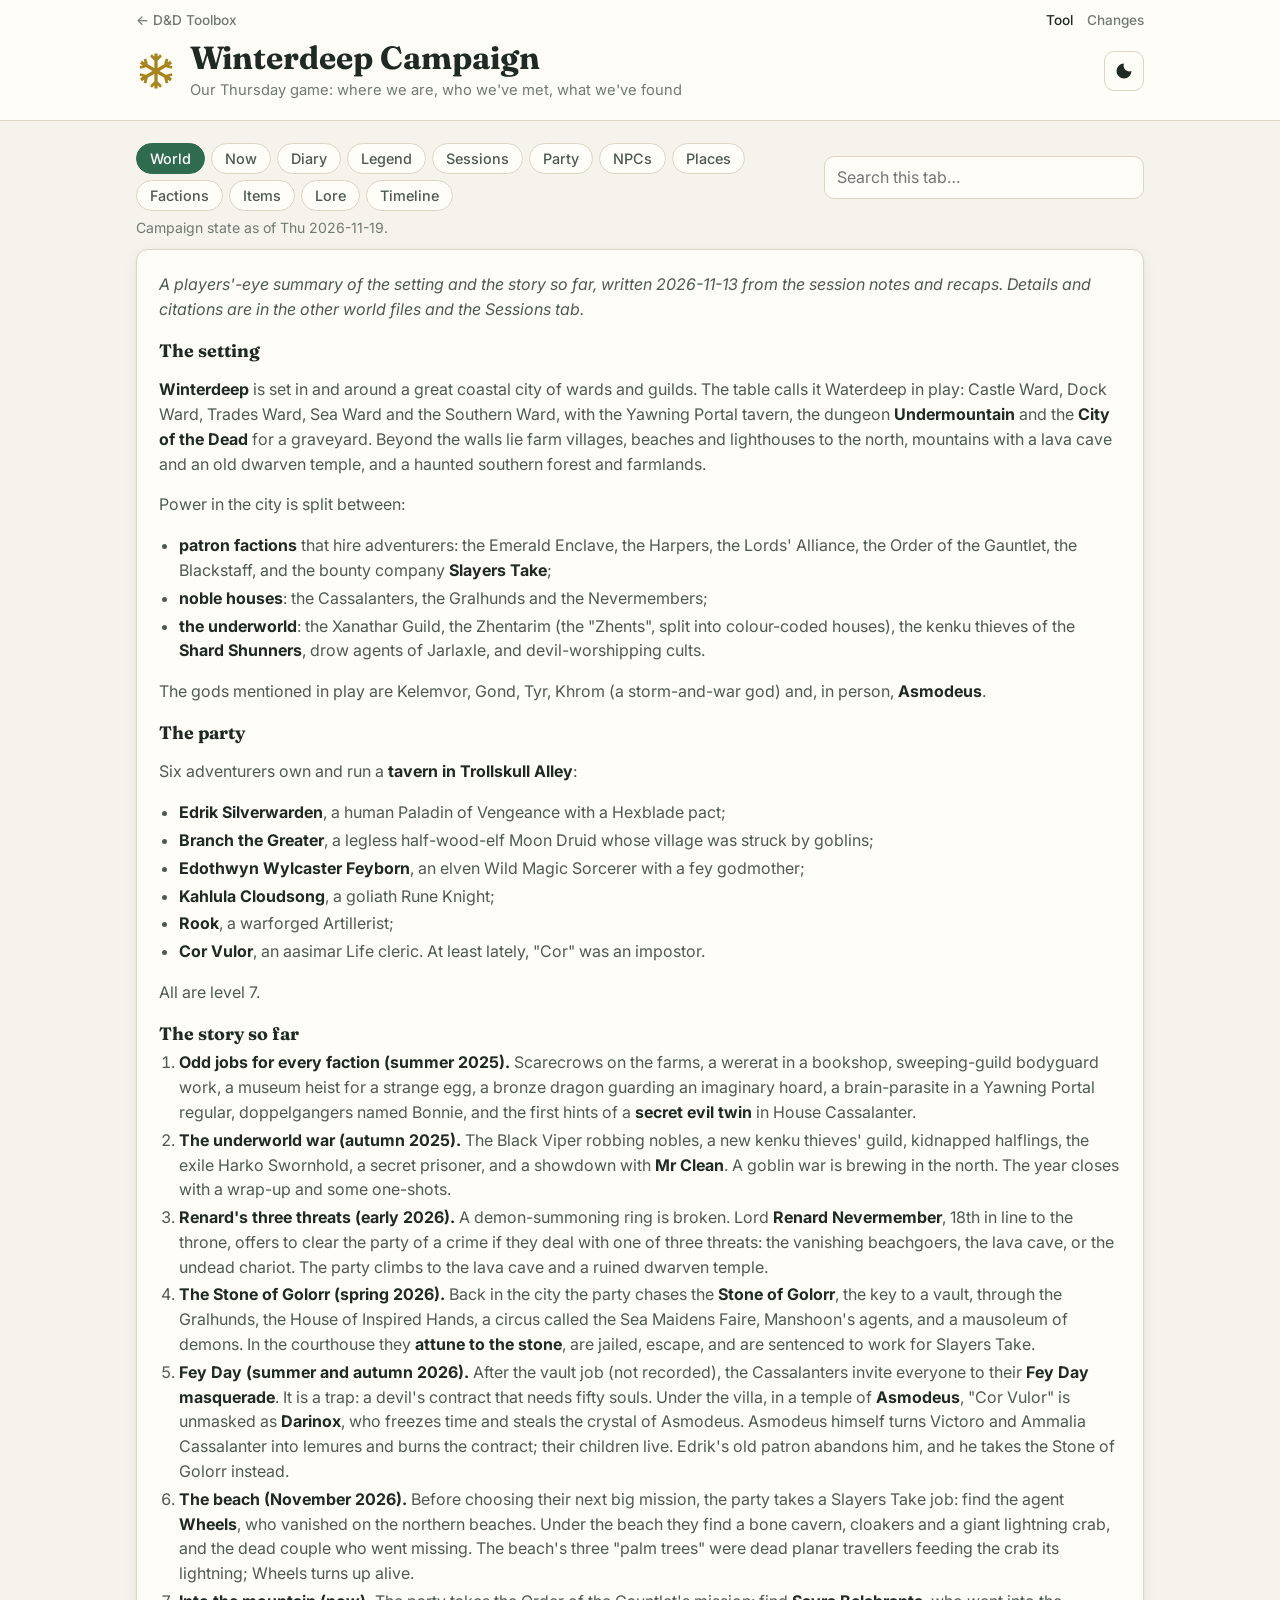
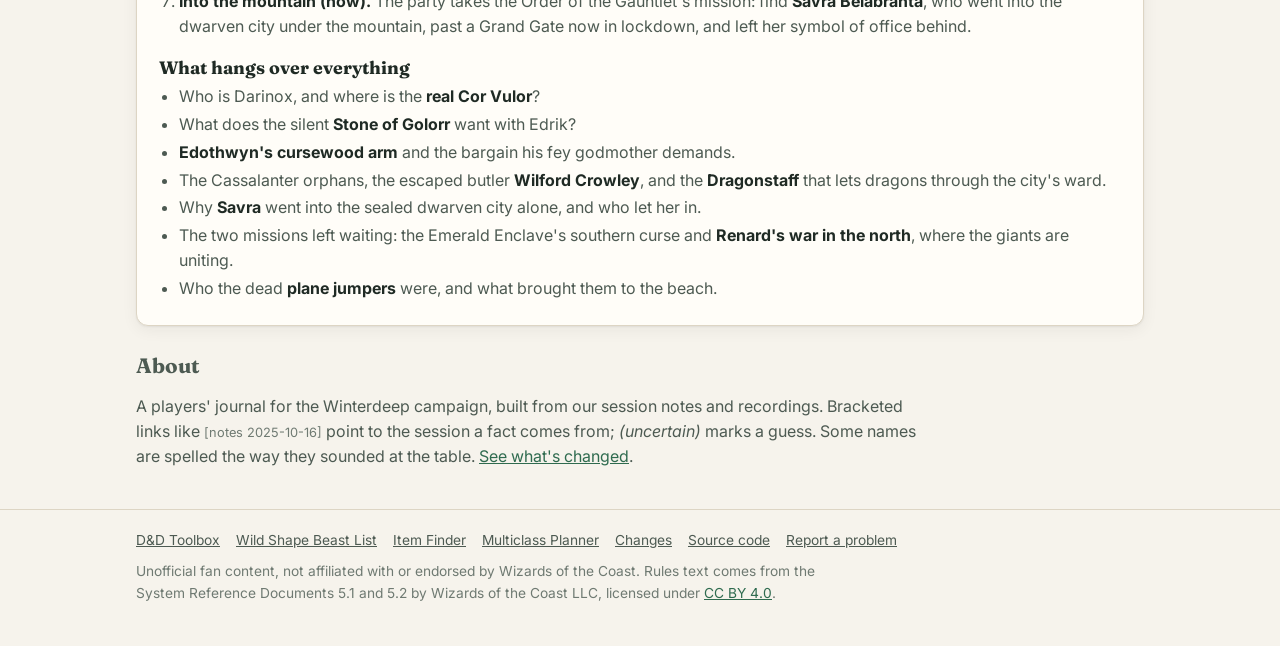
<file: site/index.html>
<!doctype html>
<html lang="en">
<head>
<meta charset="utf-8">
<meta name="viewport" content="width=device-width, initial-scale=1">
<title>Winterdeep Campaign</title>
<meta name="description" content="Campaign journal for Winterdeep, a D&D 5e home game: where the party is, quests, sessions, NPCs, places and loot.">
<meta name="robots" content="noindex">
<link rel="icon" href="data:image/svg+xml,%3Csvg xmlns='http://www.w3.org/2000/svg' viewBox='0 0 32 32'%3E%3Cpath d='M14.70 2.00L17.30 2.00L17.30 30.00L14.70 30.00ZM27.47 7.87L28.77 10.13L4.53 24.13L3.23 21.87ZM28.77 21.87L27.47 24.13L3.23 10.13L4.53 7.87ZM11.19 4.25L12.75 2.69L17.13 7.08L15.58 8.63ZM19.25 2.69L20.81 4.25L16.42 8.63L14.87 7.08ZM23.77 5.96L25.90 6.53L24.29 12.52L22.17 11.95ZM29.15 12.16L28.58 14.29L22.59 12.68L23.16 10.56ZM28.58 17.71L29.15 19.84L23.16 21.44L22.59 19.32ZM25.90 25.47L23.77 26.04L22.17 20.05L24.29 19.48ZM20.81 27.75L19.25 29.31L14.87 24.92L16.42 23.37ZM12.75 29.31L11.19 27.75L15.58 23.37L17.13 24.92ZM8.23 26.04L6.10 25.47L7.71 19.48L9.83 20.05ZM2.85 19.84L3.42 17.71L9.41 19.32L8.84 21.44ZM3.42 14.29L2.85 12.16L8.84 10.56L9.41 12.68ZM6.10 6.53L8.23 5.96L9.83 11.95L7.71 12.52Z' fill='%23c9a227'/%3E%3C/svg%3E">
<link rel="preconnect" href="https://fonts.googleapis.com">
<link rel="preconnect" href="https://fonts.gstatic.com" crossorigin>
<link href="https://fonts.googleapis.com/css2?family=Fraunces:opsz,wght@9..144,500;9..144,700&family=Inter:wght@400;500;600&display=swap" rel="stylesheet">
<script>try{var t=localStorage.getItem('dnd.theme');if(t==='dark'||t==='light')document.documentElement.dataset.theme=t;}catch(e){}</script>
<link rel="stylesheet" href="styles.css?v=dev">
</head>
<body>
<header class="site-header">
  <div class="wrap hub-bar">
    <a href="https://wernercd.github.io/dnd/">&larr; D&amp;D Toolbox</a>
    <nav class="hub-nav" aria-label="Site">
      <a href="./" aria-current="page">Tool</a>
      <a href="changes.html">Changes</a>
    </nav>
  </div>
  <div class="wrap header-inner">
    <div class="brand">
      <svg class="logo" viewBox="0 0 32 32" aria-hidden="true"><path d="M14.70 2.00L17.30 2.00L17.30 30.00L14.70 30.00ZM27.47 7.87L28.77 10.13L4.53 24.13L3.23 21.87ZM28.77 21.87L27.47 24.13L3.23 10.13L4.53 7.87ZM11.19 4.25L12.75 2.69L17.13 7.08L15.58 8.63ZM19.25 2.69L20.81 4.25L16.42 8.63L14.87 7.08ZM23.77 5.96L25.90 6.53L24.29 12.52L22.17 11.95ZM29.15 12.16L28.58 14.29L22.59 12.68L23.16 10.56ZM28.58 17.71L29.15 19.84L23.16 21.44L22.59 19.32ZM25.90 25.47L23.77 26.04L22.17 20.05L24.29 19.48ZM20.81 27.75L19.25 29.31L14.87 24.92L16.42 23.37ZM12.75 29.31L11.19 27.75L15.58 23.37L17.13 24.92ZM8.23 26.04L6.10 25.47L7.71 19.48L9.83 20.05ZM2.85 19.84L3.42 17.71L9.41 19.32L8.84 21.44ZM3.42 14.29L2.85 12.16L8.84 10.56L9.41 12.68ZM6.10 6.53L8.23 5.96L9.83 11.95L7.71 12.52Z"/></svg>
      <div>
        <h1>Winterdeep Campaign</h1>
        <p class="tagline">Our Thursday game: where we are, who we've met, what we've found</p>
      </div>
    </div>
    <button id="themeBtn" class="icon-btn" type="button" aria-label="Toggle dark mode" title="Toggle dark mode">
      <svg viewBox="0 0 24 24" aria-hidden="true"><path d="M12 3a9 9 0 1 0 9 9 7 7 0 0 1-9-9z"/></svg>
    </button>
  </div>
</header>

<main class="wrap">
  <div class="bar">
    <nav class="tabs" role="tablist" aria-label="Sections">
      <button role="tab" data-tab="overview">World</button>
      <button role="tab" data-tab="now">Now</button>
      <button role="tab" data-tab="diary">Diary</button>
      <button role="tab" data-tab="legend">Legend</button>
      <button role="tab" data-tab="sessions">Sessions</button>
      <button role="tab" data-tab="party">Party</button>
      <button role="tab" data-tab="npcs">NPCs</button>
      <button role="tab" data-tab="places">Places</button>
      <button role="tab" data-tab="factions">Factions</button>
      <button role="tab" data-tab="items">Items</button>
      <button role="tab" data-tab="lore">Lore</button>
      <button role="tab" data-tab="timeline">Timeline</button>
    </nav>
    <label class="search"><span class="sr">Search</span>
      <input id="q" type="search" placeholder="Search this tab…" autocomplete="off">
    </label>
  </div>
  <p id="asof" class="asof"></p>
  <section id="panel" class="panel prose" role="tabpanel" aria-live="polite"></section>
  <p id="nohits" class="nohits" hidden>Nothing matches that search on this tab.</p>

  <section class="about" id="about">
    <h2>About</h2>
    <p>A players' journal for the Winterdeep campaign, built from our session notes and recordings. Bracketed links like <span class="cite">[notes 2025-10-16]</span> point to the session a fact comes from; <i>(uncertain)</i> marks a guess. Some names are spelled the way they sounded at the table. <a href="changes.html">See what's changed</a>.</p>
  </section>
</main>

<footer class="site-footer">
  <div class="wrap">
    <ul class="foot-links">
      <li><a href="https://wernercd.github.io/dnd/">D&amp;D Toolbox</a></li>
      <li><a href="https://wernercd.github.io/dnd-druid-wildshapes/">Wild Shape Beast List</a></li>
      <li><a href="https://wernercd.github.io/dnd-items/">Item Finder</a></li>
      <li><a href="https://wernercd.github.io/dnd-multiclass-planner/">Multiclass Planner</a></li>
      <li><a href="changes.html">Changes</a></li>
      <li><a href="https://github.com/WernerCD/dnd-winterdeep" rel="noopener">Source code</a></li>
      <li><a href="https://github.com/WernerCD/dnd-winterdeep/issues" rel="noopener">Report a problem</a></li>
    </ul>
    <p>Unofficial fan content, not affiliated with or endorsed by Wizards of the Coast. Rules text comes from the System Reference Documents 5.1 and 5.2 by Wizards of the Coast LLC, licensed under <a href="https://creativecommons.org/licenses/by/4.0/legalcode" rel="noopener">CC BY 4.0</a>.</p>
  </div>
</footer>
<script src="data.js?v=dev"></script>
<script src="app.js?v=dev"></script>
<script src="theme.js?v=dev"></script>
<script src="version.js?v=dev"></script>
</body>
</html>
</file>
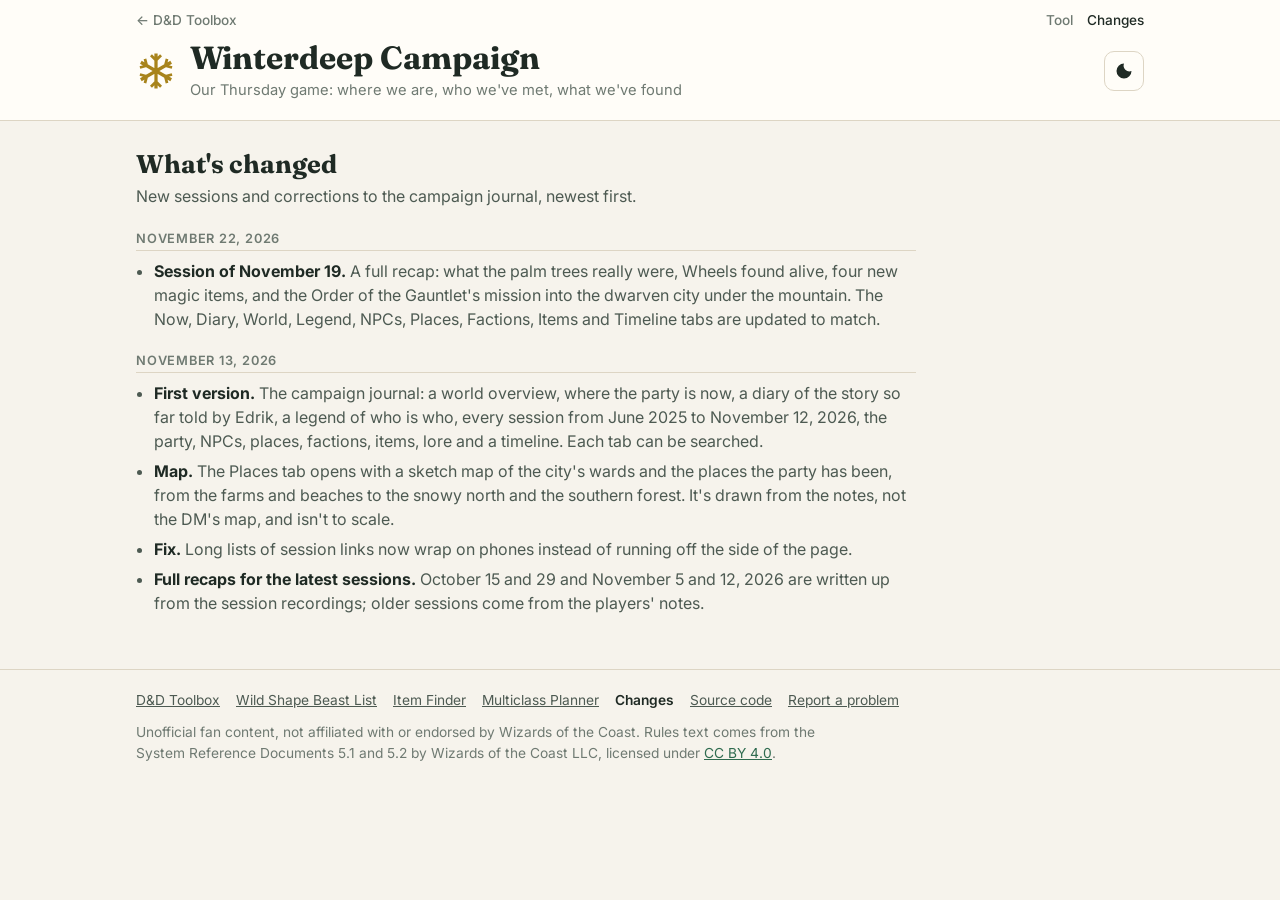
<file: site/changes.html>
<!doctype html>
<html lang="en">
<head>
<meta charset="utf-8">
<meta name="viewport" content="width=device-width, initial-scale=1">
<title>Changes · Winterdeep Campaign</title>
<meta name="robots" content="noindex">
<link rel="icon" href="data:image/svg+xml,%3Csvg xmlns='http://www.w3.org/2000/svg' viewBox='0 0 32 32'%3E%3Cpath d='M14.70 2.00L17.30 2.00L17.30 30.00L14.70 30.00ZM27.47 7.87L28.77 10.13L4.53 24.13L3.23 21.87ZM28.77 21.87L27.47 24.13L3.23 10.13L4.53 7.87ZM11.19 4.25L12.75 2.69L17.13 7.08L15.58 8.63ZM19.25 2.69L20.81 4.25L16.42 8.63L14.87 7.08ZM23.77 5.96L25.90 6.53L24.29 12.52L22.17 11.95ZM29.15 12.16L28.58 14.29L22.59 12.68L23.16 10.56ZM28.58 17.71L29.15 19.84L23.16 21.44L22.59 19.32ZM25.90 25.47L23.77 26.04L22.17 20.05L24.29 19.48ZM20.81 27.75L19.25 29.31L14.87 24.92L16.42 23.37ZM12.75 29.31L11.19 27.75L15.58 23.37L17.13 24.92ZM8.23 26.04L6.10 25.47L7.71 19.48L9.83 20.05ZM2.85 19.84L3.42 17.71L9.41 19.32L8.84 21.44ZM3.42 14.29L2.85 12.16L8.84 10.56L9.41 12.68ZM6.10 6.53L8.23 5.96L9.83 11.95L7.71 12.52Z' fill='%23c9a227'/%3E%3C/svg%3E">
<link rel="preconnect" href="https://fonts.googleapis.com">
<link rel="preconnect" href="https://fonts.gstatic.com" crossorigin>
<link href="https://fonts.googleapis.com/css2?family=Fraunces:opsz,wght@9..144,500;9..144,700&family=Inter:wght@400;500;600&display=swap" rel="stylesheet">
<script>try{var t=localStorage.getItem('dnd.theme');if(t==='dark'||t==='light')document.documentElement.dataset.theme=t;}catch(e){}</script>
<link rel="stylesheet" href="styles.css?v=dev">
</head>
<body>
<header class="site-header">
  <div class="wrap hub-bar">
    <a href="https://wernercd.github.io/dnd/">&larr; D&amp;D Toolbox</a>
    <nav class="hub-nav" aria-label="Site">
      <a href="./">Tool</a>
      <a href="changes.html" aria-current="page">Changes</a>
    </nav>
  </div>
  <div class="wrap header-inner">
    <div class="brand">
      <svg class="logo" viewBox="0 0 32 32" aria-hidden="true"><path d="M14.70 2.00L17.30 2.00L17.30 30.00L14.70 30.00ZM27.47 7.87L28.77 10.13L4.53 24.13L3.23 21.87ZM28.77 21.87L27.47 24.13L3.23 10.13L4.53 7.87ZM11.19 4.25L12.75 2.69L17.13 7.08L15.58 8.63ZM19.25 2.69L20.81 4.25L16.42 8.63L14.87 7.08ZM23.77 5.96L25.90 6.53L24.29 12.52L22.17 11.95ZM29.15 12.16L28.58 14.29L22.59 12.68L23.16 10.56ZM28.58 17.71L29.15 19.84L23.16 21.44L22.59 19.32ZM25.90 25.47L23.77 26.04L22.17 20.05L24.29 19.48ZM20.81 27.75L19.25 29.31L14.87 24.92L16.42 23.37ZM12.75 29.31L11.19 27.75L15.58 23.37L17.13 24.92ZM8.23 26.04L6.10 25.47L7.71 19.48L9.83 20.05ZM2.85 19.84L3.42 17.71L9.41 19.32L8.84 21.44ZM3.42 14.29L2.85 12.16L8.84 10.56L9.41 12.68ZM6.10 6.53L8.23 5.96L9.83 11.95L7.71 12.52Z"/></svg>
      <div>
        <h1><a href="./">Winterdeep Campaign</a></h1>
        <p class="tagline">Our Thursday game: where we are, who we've met, what we've found</p>
      </div>
    </div>
    <button id="themeBtn" class="icon-btn" type="button" aria-label="Toggle dark mode" title="Toggle dark mode">
      <svg viewBox="0 0 24 24" aria-hidden="true"><path d="M12 3a9 9 0 1 0 9 9 7 7 0 0 1-9-9z"/></svg>
    </button>
  </div>
</header>

<main class="wrap changes">
  <h2>What's changed</h2>
  <p class="intro">New sessions and corrections to the campaign journal, newest first.</p>

  <section class="change-day">
    <h3><time datetime="2026-11-22">November 22, 2026</time></h3>
    <ul>
      <li><b>Session of November 19.</b> A full recap: what the palm trees really were, Wheels found alive, four new magic items, and the Order of the Gauntlet's mission into the dwarven city under the mountain. The Now, Diary, World, Legend, NPCs, Places, Factions, Items and Timeline tabs are updated to match.</li>
    </ul>
  </section>
  <section class="change-day">
    <h3><time datetime="2026-11-13">November 13, 2026</time></h3>
    <ul>
      <li><b>First version.</b> The campaign journal: a world overview, where the party is now, a diary of the story so far told by Edrik, a legend of who is who, every session from June 2025 to November 12, 2026, the party, NPCs, places, factions, items, lore and a timeline. Each tab can be searched.</li>
      <li><b>Map.</b> The Places tab opens with a sketch map of the city's wards and the places the party has been, from the farms and beaches to the snowy north and the southern forest. It's drawn from the notes, not the DM's map, and isn't to scale.</li>
      <li><b>Fix.</b> Long lists of session links now wrap on phones instead of running off the side of the page.</li>
      <li><b>Full recaps for the latest sessions.</b> October 15 and 29 and November 5 and 12, 2026 are written up from the session recordings; older sessions come from the players' notes.</li>
    </ul>
  </section>
</main>

<footer class="site-footer">
  <div class="wrap">
    <ul class="foot-links">
      <li><a href="https://wernercd.github.io/dnd/">D&amp;D Toolbox</a></li>
      <li><a href="https://wernercd.github.io/dnd-druid-wildshapes/">Wild Shape Beast List</a></li>
      <li><a href="https://wernercd.github.io/dnd-items/">Item Finder</a></li>
      <li><a href="https://wernercd.github.io/dnd-multiclass-planner/">Multiclass Planner</a></li>
      <li><a href="changes.html" aria-current="page">Changes</a></li>
      <li><a href="https://github.com/WernerCD/dnd-winterdeep" rel="noopener">Source code</a></li>
      <li><a href="https://github.com/WernerCD/dnd-winterdeep/issues" rel="noopener">Report a problem</a></li>
    </ul>
    <p>Unofficial fan content, not affiliated with or endorsed by Wizards of the Coast. Rules text comes from the System Reference Documents 5.1 and 5.2 by Wizards of the Coast LLC, licensed under <a href="https://creativecommons.org/licenses/by/4.0/legalcode" rel="noopener">CC BY 4.0</a>.</p>
  </div>
</footer>
<script src="theme.js?v=dev"></script>
<script src="version.js?v=dev"></script>
</body>
</html>
</file>
<file: site/styles.css>
:root {
  --src-s: 58%; --src-l: 40%; --src-bg: 94%;
  --bg: #f6f3ec;
  --surface: #fffdf8;
  --surface-2: #efeadf;
  --ink: #1f2a24;
  --ink-2: #4d5a52;
  --muted: #6f7a72;
  --line: #ddd5c4;
  --accent: #2f6b4f;
  --accent-ink: #ffffff;
  --gold: #a8841c;
  --warn: #9a4b1c;
  --warn-bg: #f7e6d8;
  --chip: #e6efe9;
  --shadow: 0 1px 2px rgba(31, 42, 36, .06), 0 4px 16px rgba(31, 42, 36, .06);
  --radius: 12px;
  color-scheme: light;
}
@media (prefers-color-scheme: dark) {
  :root:not([data-theme="light"]) {
    --bg: #12171a;
    --surface: #1a2125;
    --surface-2: #222b30;
    --ink: #e8ece6;
    --ink-2: #b9c3bc;
    --muted: #8d9a93;
    --line: #2f3a3f;
    --accent: #6fbf95;
    --accent-ink: #0d1a13;
    --gold: #d9b84a;
    --warn: #f0a878;
    --warn-bg: #3a2a20;
    --chip: #233229;
    --shadow: 0 1px 2px rgba(0, 0, 0, .3), 0 4px 16px rgba(0, 0, 0, .25);
    color-scheme: dark;
  }
}
:root[data-theme="dark"] {
  --bg: #12171a;
  --surface: #1a2125;
  --surface-2: #222b30;
  --ink: #e8ece6;
  --ink-2: #b9c3bc;
  --muted: #8d9a93;
  --line: #2f3a3f;
  --accent: #6fbf95;
  --accent-ink: #0d1a13;
  --gold: #d9b84a;
  --warn: #f0a878;
  --warn-bg: #3a2a20;
  --chip: #233229;
  --shadow: 0 1px 2px rgba(0, 0, 0, .3), 0 4px 16px rgba(0, 0, 0, .25);
  color-scheme: dark;
}


* { box-sizing: border-box; }
[hidden] { display: none !important; }
html { -webkit-text-size-adjust: 100%; scroll-padding-top: 12px; }
body { margin: 0; background: var(--bg); color: var(--ink); font: 16px/1.55 Inter, system-ui, sans-serif; }
h1, h2, h3, h4 { font-family: Fraunces, Georgia, serif; line-height: 1.2; margin: 0; }
a { color: var(--accent); }
.wrap { max-width: 1040px; margin: 0 auto; padding: 0 16px; }
.icon-btn { border: 1px solid var(--line); background: var(--surface); color: var(--ink); border-radius: 10px; width: 40px; height: 40px; display: grid; place-items: center; cursor: pointer; flex: none; }
.icon-btn svg { width: 20px; height: 20px; fill: currentColor; }
.sr { position: absolute; width: 1px; height: 1px; overflow: hidden; clip: rect(0 0 0 0); white-space: nowrap; }

/* tabs + search */
.bar { display: flex; flex-wrap: wrap; align-items: center; gap: 10px 16px; margin: 22px 0 6px; }
.tabs { display: flex; flex-wrap: wrap; gap: 6px; flex: 1 1 520px; }
.tabs button { font: 500 .9rem Inter, system-ui, sans-serif; color: var(--ink-2); background: var(--surface); border: 1px solid var(--line); border-radius: 999px; padding: 6px 13px; cursor: pointer; }
.tabs button:hover { border-color: var(--accent); color: var(--ink); }
.tabs button[aria-selected="true"] { background: var(--accent); border-color: var(--accent); color: var(--accent-ink); }
.search { flex: 1 1 220px; max-width: 320px; }
.search input { width: 100%; font: inherit; color: var(--ink); background: var(--surface); border: 1px solid var(--line); border-radius: 10px; padding: 8px 12px; }
.search input:focus { outline: 2px solid var(--accent); outline-offset: 1px; }
.asof { color: var(--muted); font-size: .88rem; margin: 4px 0 10px; }
.nohits { color: var(--muted); font-style: italic; }

/* content */
.panel { background: var(--surface); border: 1px solid var(--line); border-radius: var(--radius); box-shadow: var(--shadow); padding: 6px 22px 18px; min-width: 0; overflow-wrap: anywhere; }
.prose h2 { font-size: 1.4rem; margin: 22px 0 8px; }
.prose h3 { font-size: 1.12rem; margin: 18px 0 6px; }
.prose h4, .prose h5 { font-size: 1rem; margin: 14px 0 4px; }
.prose p, .prose li { color: var(--ink-2); }
.prose b { color: var(--ink); }
.prose ul, .prose ol { padding-left: 20px; margin: 6px 0; }
.prose li { margin: 3px 0; }
.prose blockquote { margin: 10px 0; padding: 8px 12px; border-left: 3px solid var(--gold); background: var(--surface-2); border-radius: 0 8px 8px 0; color: var(--ink-2); }
.prose code { background: var(--surface-2); border-radius: 4px; padding: 0 4px; font-size: .9em; }
.lede { color: var(--ink-2); }
.cite { font-size: .8rem; color: var(--muted); }
.cite a { color: var(--muted); }
.cite a:hover { color: var(--accent); }
.prose a[href^="#s-"] { white-space: nowrap; }
.tbl { overflow-x: auto; margin: 10px 0; border: 1px solid var(--line); border-radius: 10px; }
table { border-collapse: collapse; width: 100%; font-size: .92rem; }
th, td { text-align: left; vertical-align: top; padding: 7px 10px; border-bottom: 1px solid var(--line); }
th { background: var(--surface-2); font-weight: 600; color: var(--ink); position: sticky; top: 0; }
tbody tr:last-child td { border-bottom: 0; }
td { color: var(--ink-2); min-width: 9ch; }

/* sessions */
.sess { border: 1px solid var(--line); border-radius: 10px; margin: 8px 0; background: var(--bg); }
.sess.full { border-color: var(--gold); }
.sess.empty { opacity: .65; }
.sess > summary { cursor: pointer; padding: 10px 14px; display: grid; grid-template-columns: auto auto 1fr; gap: 4px 10px; align-items: baseline; list-style: none; }
.sess > summary::-webkit-details-marker { display: none; }
.sess > summary::before { content: "\25B8"; color: var(--muted); grid-row: 1; }
.sess[open] > summary::before { content: "\25BE"; }
.sess .date { font-weight: 600; color: var(--ink); white-space: nowrap; }
.sess .pill { font-size: .72rem; font-weight: 600; color: var(--gold); border: 1px solid var(--gold); border-radius: 999px; padding: 0 8px; justify-self: start; }
.sess .sum { grid-column: 1 / -1; color: var(--ink-2); font-size: .93rem; }
.sess .body { padding: 0 16px 12px; border-top: 1px dashed var(--line); }
.about { margin: 28px 0 0; color: var(--ink-2); }
.about > * { max-width: 780px; }
.about h2 { font-size: 1.3rem; margin-bottom: 6px; }
@media (max-width: 560px) {
  .panel { padding: 4px 14px 14px; }
  .search { max-width: none; }
  .sess > summary { grid-template-columns: auto 1fr; }
  .sess .pill { grid-column: 2; }
}

/* Places: sketch map (inline SVG, follows the theme) */
.map-fig { margin: 4px 0 18px; }
.map-scroll { overflow-x: auto; border: 1px solid var(--line); border-radius: var(--radius); background: var(--surface); }
.wd-map { display: block; width: 100%; min-width: 560px; height: auto; font-family: inherit; }
.wd-map .land { fill: var(--surface-2); }
.wd-map .sea { fill: color-mix(in srgb, #3b7ea1 24%, var(--surface)); }
.wd-map .coast { fill: none; stroke: color-mix(in srgb, #3b7ea1 55%, var(--ink-2)); stroke-width: 2; }
.wd-map .sea-label { fill: color-mix(in srgb, #3b7ea1 60%, var(--ink-2)); font-size: 18px; letter-spacing: .4em; font-style: italic; }
.wd-map .title { fill: var(--ink); font-size: 28px; font-weight: 700; }
.wd-map .note, .wd-map .lbl { fill: var(--ink-2); font-size: 13px; }
.wd-map .lbl.b { fill: var(--ink); font-size: 14px; font-weight: 700; }
.wd-map .lbl.s { font-size: 12.5px; }
.wd-map .i { font-style: italic; }
.wd-map .mtn path { fill: var(--muted); opacity: .55; }
.wd-map .mtn .snow { fill: var(--surface); opacity: 1; }
.wd-map .wall { fill: var(--surface); stroke: var(--ink-2); stroke-width: 3; stroke-linejoin: round; }
.wd-map .ward path { fill: none; stroke: var(--line); stroke-width: 1.5; stroke-dasharray: 5 4; }
.wd-map .ward-lbl { fill: var(--muted); font-size: 11px; font-weight: 700; letter-spacing: .12em; }
.wd-map .road { fill: none; stroke: var(--gold); stroke-width: 2; stroke-dasharray: 2 5; stroke-linecap: round; }
.wd-map .pin { fill: var(--accent); stroke: var(--surface); stroke-width: 1.5; }
.wd-map .star { fill: var(--gold); stroke: var(--ink); stroke-width: 1; }
.wd-map .gate { fill: var(--ink-2); }
.wd-map .lighthouse rect, .wd-map .lighthouse path { fill: var(--warn); }
.wd-map .beach path { fill: none; stroke: var(--gold); stroke-width: 5; stroke-linecap: round; opacity: .7; }
.wd-map .palm circle { fill: var(--accent); }
.wd-map .field rect { fill: color-mix(in srgb, var(--gold) 28%, var(--surface-2)); stroke: var(--line); }
.wd-map .swamp path { fill: none; stroke: var(--accent); stroke-width: 2; opacity: .7; }
.wd-map .tree path { fill: var(--accent); opacity: .75; }
.wd-map .box { fill: var(--surface); stroke: var(--line); }
.wd-map .compass path { fill: var(--ink-2); }
.wd-map .compass text { fill: var(--ink-2); font-size: 14px; font-weight: 700; }
.map-fig figcaption { color: var(--muted); font-size: .9rem; margin-top: 6px; }

/* === dnd-shared v1.1 (canonical copy: WernerCD/dnd shared/dnd-shared.css) === */
/* Paste this block unchanged at the END of each site's styles.css. Do not edit it per site;
   change it in the hub repo and re-copy it to every site. It relies on the shared tokens
   (--bg, --surface, --surface-2, --ink, --ink-2, --muted, --line, --accent, --gold, --radius). */
.site-header { background: var(--surface); border-bottom: 1px solid var(--line); }
.hub-bar { display: flex; align-items: center; justify-content: space-between; gap: 12px; padding-top: 10px; font-size: .85rem; }
.hub-bar a { color: var(--muted); font-weight: 500; text-decoration: none; border-radius: 6px; }
.hub-bar a:hover, .hub-bar a:focus-visible { color: var(--accent); text-decoration: underline; }
.hub-bar a[aria-current="page"] { color: var(--ink); }
.hub-nav { display: flex; gap: 14px; }
.hub-bar + .header-inner { padding-top: 8px; }
.header-inner { display: flex; align-items: center; justify-content: space-between; gap: 12px; padding-top: 18px; padding-bottom: 18px; }
.brand { display: flex; align-items: center; gap: 14px; min-width: 0; }
.brand .logo { width: 40px; height: 40px; fill: var(--gold); flex: none; }
.brand h1 { font-size: clamp(1.4rem, 3.5vw, 2rem); }
.brand h1 a { color: inherit; text-decoration: none; }
.tagline { margin: 2px 0 0; color: var(--muted); font-size: .92rem; }

.site-footer { border-top: 1px solid var(--line); margin-top: 40px; padding: 20px 0 36px; color: var(--muted); font-size: .86rem; }
.site-footer .foot-links { display: flex; flex-wrap: wrap; gap: 6px 16px; margin: 0 0 10px; padding: 0; list-style: none; }
.site-footer .foot-links a { color: var(--ink-2); }
.site-footer .foot-links a[aria-current="page"] { color: var(--ink); font-weight: 600; text-decoration: none; }
.site-footer p { margin: 6px 0; max-width: 80ch; }

.changes { padding-bottom: 8px; }
.changes > * { max-width: 780px; }
.changes h2 { font-size: 1.6rem; margin: 28px 0 4px; }
.changes .intro { color: var(--ink-2); margin: 0 0 8px; }
.change-day { margin: 22px 0 0; }
.change-day h3 { font-family: Inter, system-ui, sans-serif; font-size: .8rem; font-weight: 600; letter-spacing: .06em; text-transform: uppercase; color: var(--muted); border-bottom: 1px solid var(--line); padding-bottom: 4px; margin: 0 0 8px; }
.change-day ul { margin: 0; padding-left: 18px; }
.change-day li { margin: 6px 0; color: var(--ink-2); line-height: 1.5; }
.change-day li b { color: var(--ink); }
@media (max-width: 480px) { .hub-nav { gap: 10px; } .tagline { font-size: .85rem; } }
/* === end dnd-shared v1.1 === */
</file>
